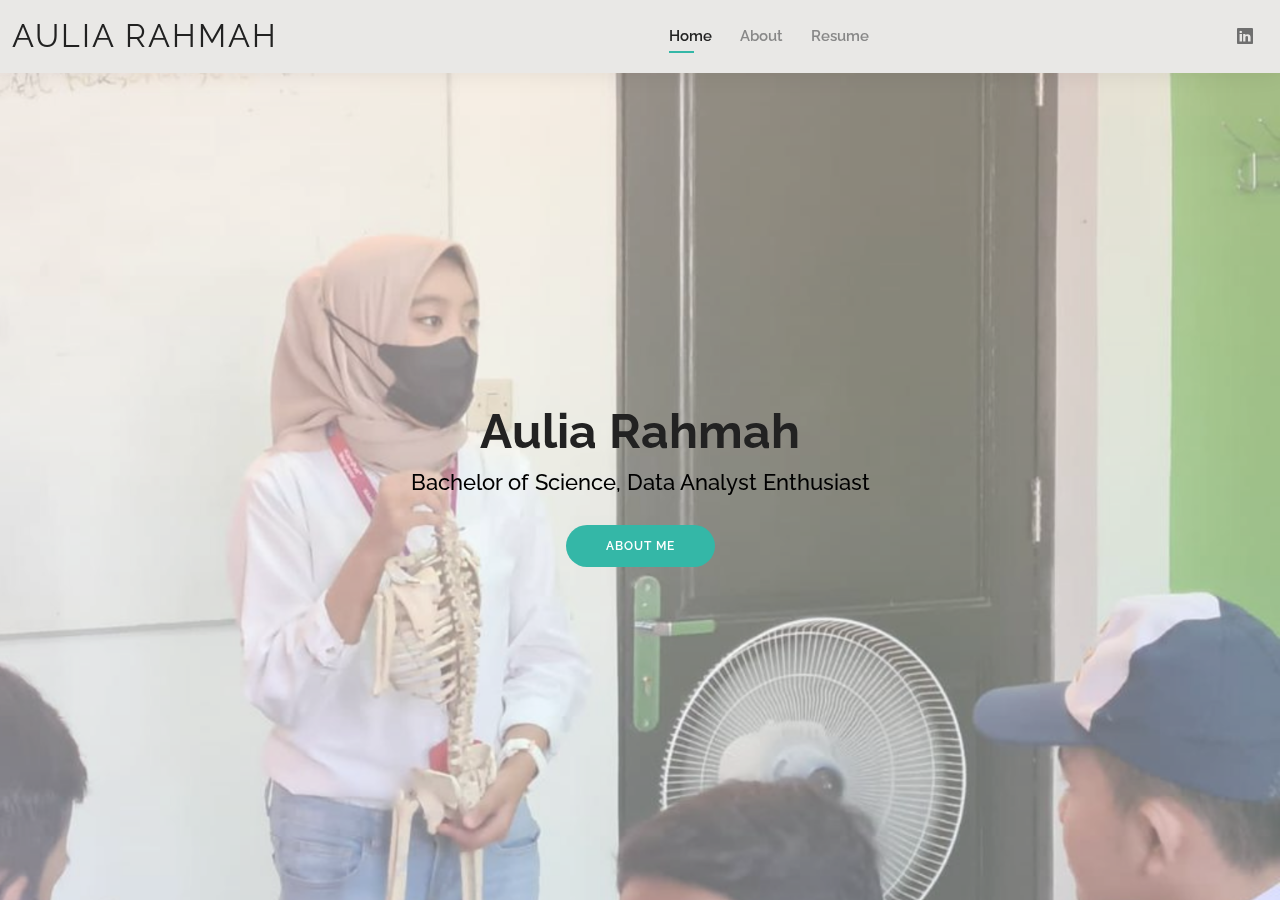
<file: index.html>
<!DOCTYPE html>
<html lang="en">

<head>
  <meta charset="utf-8">
  <meta content="width=device-width, initial-scale=1.0" name="viewport">

  <title>Aulia Rahmah's Portfolio</title>
  <meta content="Portofolio Aulia" name="description">
  <meta content="Portofolio" name="keywords">

  <!-- Favicons -->
  <link href="assets/img/icon.png" rel="icon">
  <link href="assets/img/icon.png" rel="apple-touch-icon">

  <!-- Google Fonts -->
  <link href="https://fonts.googleapis.com/css?family=Open+Sans:300,300i,400,400i,600,600i,700,700i|Raleway:300,300i,400,400i,500,500i,600,600i,700,700i|Poppins:300,300i,400,400i,500,500i,600,600i,700,700i" rel="stylesheet">

  <!-- Vendor CSS Files -->
  <link href="assets/vendor/aos/aos.css" rel="stylesheet">
  <link href="assets/vendor/bootstrap/css/bootstrap.min.css" rel="stylesheet">
  <link href="assets/vendor/bootstrap-icons/bootstrap-icons.css" rel="stylesheet">
  <link href="assets/vendor/boxicons/css/boxicons.min.css" rel="stylesheet">
  <link href="assets/vendor/glightbox/css/glightbox.min.css" rel="stylesheet">
  <link href="assets/vendor/swiper/swiper-bundle.min.css" rel="stylesheet">

  <!-- Template Main CSS File -->
  <link href="assets/css/style.css" rel="stylesheet">

  <!-- =======================================================
  * Template Name: Kelly
  * Updated: Jan 29 2024 with Bootstrap v5.3.2
  * Template URL: https://bootstrapmade.com/kelly-free-bootstrap-cv-resume-html-template/
  * Author: BootstrapMade.com
  * License: https://bootstrapmade.com/license/
  ======================================================== -->
</head>

<body>

  <!-- ======= Header ======= -->
  <header id="header" class="fixed-top">
    <div class="container-fluid d-flex justify-content-between align-items-center">

      <h1 class="logo me-auto me-lg-0"><a href="index.html">Aulia Rahmah</a></h1>
      <!-- Uncomment below if you prefer to use an image logo -->
      <!-- <a href="index.html" class="logo"><img src="assets/img/logo.png" alt="" class="img-fluid"></a>-->

      <nav id="navbar" class="navbar order-last order-lg-0">
        <ul>
          <li><a class="active" href="index.html">Home</a></li>
          <li><a href="about.html">About</a></li>
          <li><a href="resume.html">Resume</a></li>
        </ul>
        <i class="bi bi-list mobile-nav-toggle"></i>
      </nav><!-- .navbar -->

      <div class="header-social-links">
        <a href="https://www.linkedin.com/in/aulia-rahmah-15b08017a/" class="linkedin"><i class="bi bi-linkedin"></i></i></a>
      </div>

    </div>

  </header><!-- End Header -->

  <!-- ======= Hero Section ======= -->
  <section id="hero" class="d-flex align-items-center">
    <div class="container d-flex flex-column align-items-center" data-aos="zoom-in" data-aos-delay="100">
      <h1>Aulia Rahmah</h1>
      <h2>Bachelor of Science, Data Analyst Enthusiast</h2>
      <a href="about.html" class="btn-about">About Me</a>
    </div>
  </section><!-- End Hero -->

  <div id="preloader"></div>
  <a href="#" class="back-to-top d-flex align-items-center justify-content-center"><i class="bi bi-arrow-up-short"></i></a>

  <!-- Vendor JS Files -->
  <script src="assets/vendor/purecounter/purecounter_vanilla.js"></script>
  <script src="assets/vendor/aos/aos.js"></script>
  <script src="assets/vendor/bootstrap/js/bootstrap.bundle.min.js"></script>
  <script src="assets/vendor/glightbox/js/glightbox.min.js"></script>
  <script src="assets/vendor/isotope-layout/isotope.pkgd.min.js"></script>
  <script src="assets/vendor/swiper/swiper-bundle.min.js"></script>
  <script src="assets/vendor/waypoints/noframework.waypoints.js"></script>
  <script src="assets/vendor/php-email-form/validate.js"></script>

  <!-- Template Main JS File -->
  <script src="assets/js/main.js"></script>

</body>

</html>
</file>
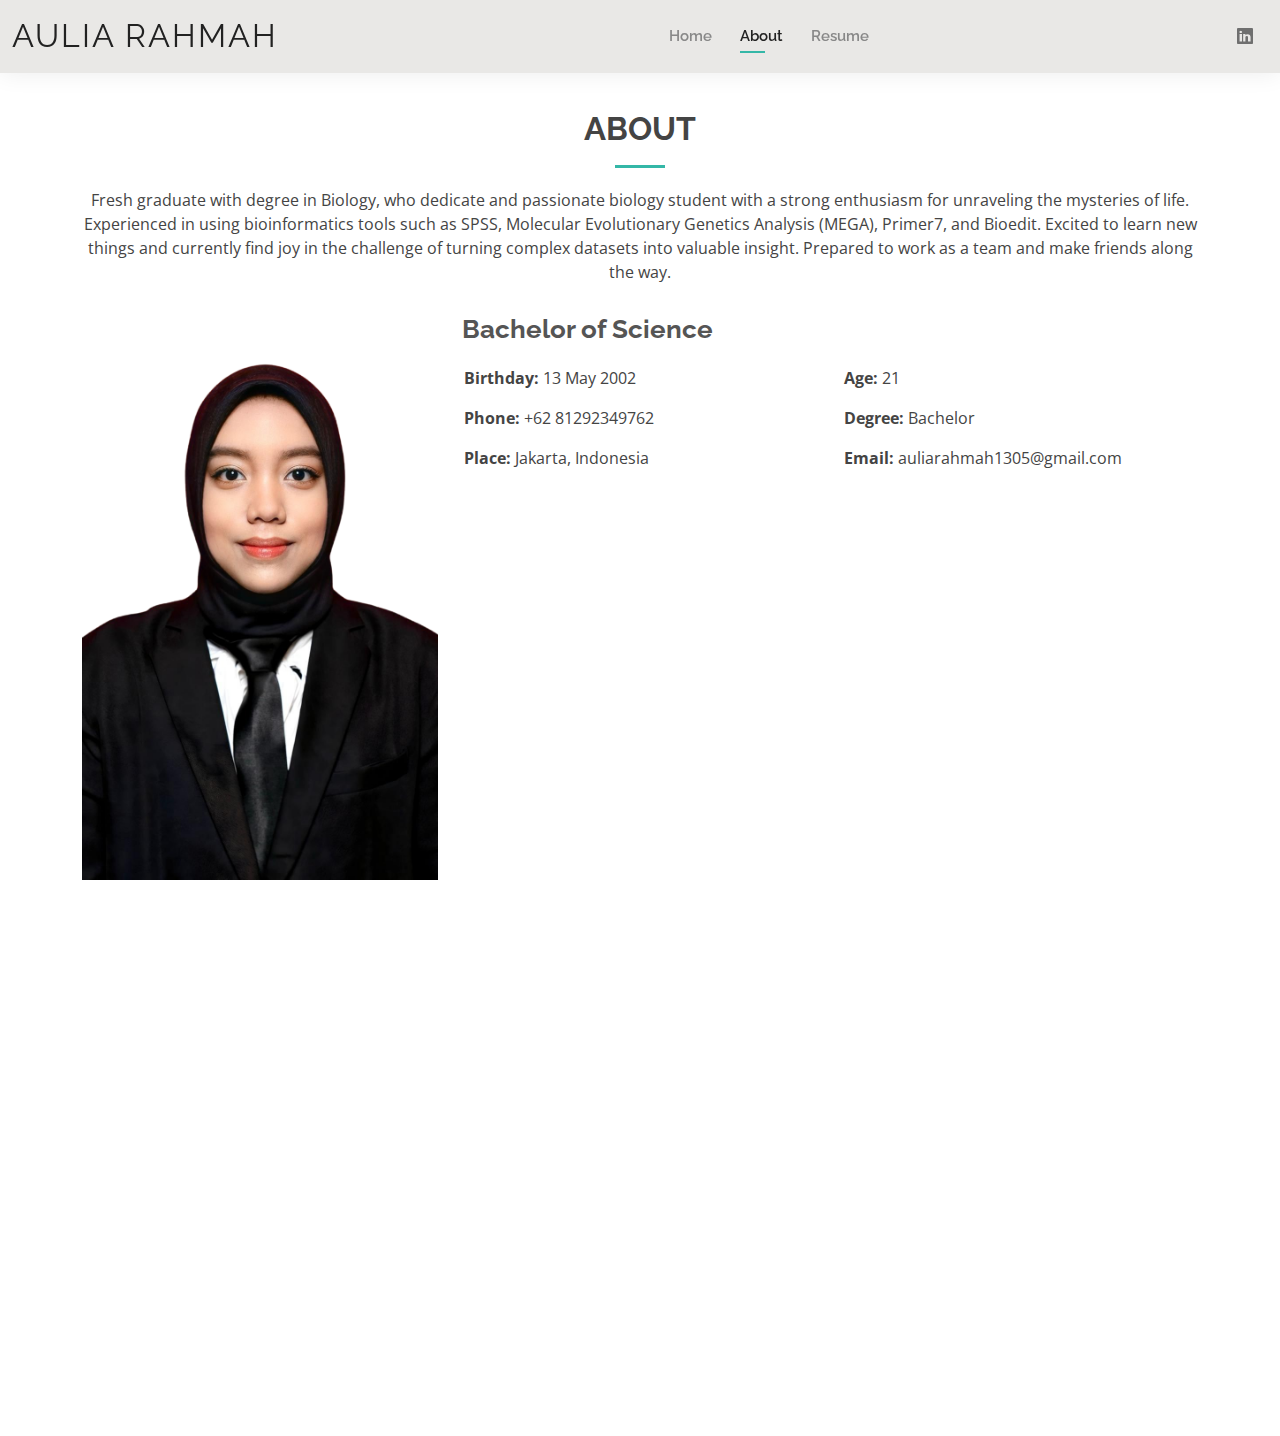
<file: about.html>
<!DOCTYPE html>
<html lang="en">

<head>
  <meta charset="utf-8">
  <meta content="width=device-width, initial-scale=1.0" name="viewport">

  <title>Aulia Rahmah's Portfolio</title>
  <meta content="Aulia Rahmah" name="description">
  <meta content="Portofolio" name="keywords">

  <!-- Favicons -->
  <link href="assets/img/icon.png" rel="icon">
  <link href="assets/img/icon.png" rel="apple-touch-icon">

  <!-- Google Fonts -->
  <link href="https://fonts.googleapis.com/css?family=Open+Sans:300,300i,400,400i,600,600i,700,700i|Raleway:300,300i,400,400i,500,500i,600,600i,700,700i|Poppins:300,300i,400,400i,500,500i,600,600i,700,700i" rel="stylesheet">

  <!-- Vendor CSS Files -->
  <link href="assets/vendor/aos/aos.css" rel="stylesheet">
  <link href="assets/vendor/bootstrap/css/bootstrap.min.css" rel="stylesheet">
  <link href="assets/vendor/bootstrap-icons/bootstrap-icons.css" rel="stylesheet">
  <link href="assets/vendor/boxicons/css/boxicons.min.css" rel="stylesheet">
  <link href="assets/vendor/glightbox/css/glightbox.min.css" rel="stylesheet">
  <link href="assets/vendor/swiper/swiper-bundle.min.css" rel="stylesheet">

  <!-- Template Main CSS File -->
  <link href="assets/css/style.css" rel="stylesheet">

</head>

<body>

  <!-- ======= Header ======= -->
  <header id="header" class="fixed-top">
    <div class="container-fluid d-flex justify-content-between align-items-center">

      <h1 class="logo me-auto me-lg-0"><a href="index.html">Aulia Rahmah</a></h1>
      <!-- Uncomment below if you prefer to use an image logo -->
      <!-- <a href="index.html" class="logo"><img src="assets/img/logo.png" alt="" class="img-fluid"></a>-->

      <nav id="navbar" class="navbar order-last order-lg-0">
        <ul>
          <li><a href="index.html">Home</a></li>
          <li><a class="active" href="about.html">About</a></li>
          <li><a href="resume.html">Resume</a></li>
        </ul>
        <i class="bi bi-list mobile-nav-toggle"></i>
      </nav><!-- .navbar -->

      <div class="header-social-links">
        <a href="#" class="linkedin"><i class="bi bi-linkedin"></i></i></a>
      </div>

    </div>

  </header><!-- End Header -->

  <main id="main">

    <!-- ======= About Section ======= -->
    <section id="about" class="about">
      <div class="container" data-aos="fade-up">

        <div class="section-title">
          <h2>About</h2>
          <p>Fresh graduate with degree in Biology, who dedicate and passionate biology student with a strong enthusiasm for unraveling the mysteries of life. Experienced in using bioinformatics tools such as SPSS, Molecular Evolutionary Genetics Analysis (MEGA), Primer7, and Bioedit. Excited to learn new things and currently find joy in the challenge of turning complex datasets into valuable insight. Prepared to work as a team and make friends along the way.</p>
        </div>

        <div class="row">
          <div class="col-lg-4">
            <img src="assets/img/Profic.png" class="img-fluid" alt="">
          </div>
          <div class="col-lg-8 pt-4 pt-lg-0 content">
            <h3>Bachelor of Science</h3>
            <p class="fst-italic">
            </p>
            <div class="row">
              <div class="col-lg-6">
                <ul>
                  <li><i class="bi bi-rounded-right"></i> <strong>Birthday:</strong> 13 May 2002</li>
                  <li><i class="bi bi-rounded-right"></i> <strong>Phone:</strong> +62 81292349762</li>
                  <li><i class="bi bi-rounded-right"></i> <strong>Place:</strong> Jakarta, Indonesia</li>
                </ul>
              </div>
              <div class="col-lg-6">
                <ul>
                  <li><i class="bi bi-rounded-right"></i> <strong>Age:</strong> 21</li>
                  <li><i class="bi bi-rounded-right"></i> <strong>Degree:</strong> Bachelor</li>
                  <li><i class="bi bi-rounded-right"></i> <strong>Email:</strong> auliarahmah1305@gmail.com</li>
                </ul>
              </div>

      </div>
    </section><!-- End About Section -->

    <!-- ======= Skills Section ======= -->
    <section id="skills" class="skills">
      <div class="container" data-aos="fade-up">

        <div class="section-title">
          <h2>Skills</h2>
          <p>As a dynamic professional with a passion for Research & Development also Data Analysis, I bring a diverse set of skills to the table that have been honed through both academic and practical experiences. Here's a snapshot of my key competencies.</p>
        </div>

        <div class="row skills-content">

          <div class="col-lg-6">

            <div class="progress">
              <span class="skill">Bioinformatic tools (MEGA, Primer7, DNAsp, Bioedit) <i class="val">100%</i></span>
              <div class="progress-bar-wrap">
                <div class="progress-bar" role="progressbar" aria-valuenow="100" aria-valuemin="0" aria-valuemax="100"></div>
              </div>
            </div>

            <div class="progress">
              <span class="skill">Molecular Biology Techniques (DNA Extraction, PCR & Gel Electrophoresis) <i class="val">90%</i></span>
              <div class="progress-bar-wrap">
                <div class="progress-bar" role="progressbar" aria-valuenow="90" aria-valuemin="0" aria-valuemax="100"></div>
              </div>
            </div>

            <div class="progress">
              <span class="skill">SQL <i class="val">75%</i></span>
              <div class="progress-bar-wrap">
                <div class="progress-bar" role="progressbar" aria-valuenow="75" aria-valuemin="0" aria-valuemax="100"></div>
              </div>
            </div>

          </div>

          <div class="col-lg-6">

            <div class="progress">
              <span class="skill">Python <i class="val">70%</i></span>
              <div class="progress-bar-wrap">
                <div class="progress-bar" role="progressbar" aria-valuenow="70" aria-valuemin="0" aria-valuemax="100"></div>
              </div>
            </div>

            <div class="progress">
              <span class="skill">Ms Office <i class="val">90%</i></span>
              <div class="progress-bar-wrap">
                <div class="progress-bar" role="progressbar" aria-valuenow="90" aria-valuemin="90" aria-valuemax="100"></div>
              </div>
            </div>

            <div class="progress">
              <span class="skill">Statistical Tool (SPSS) <i class="val">70%</i></span>
              <div class="progress-bar-wrap">
                <div class="progress-bar" role="progressbar" aria-valuenow="70" aria-valuemin="0" aria-valuemax="100"></div>
              </div>
            </div>

          </div>

        </div>

      </div>
    </section><!-- End Skills Section -->

  <div id="preloader"></div>
  <a href="#" class="back-to-top d-flex align-items-center justify-content-center"><i class="bi bi-arrow-up-short"></i></a>

  <!-- Vendor JS Files -->
  <script src="assets/vendor/purecounter/purecounter_vanilla.js"></script>
  <script src="assets/vendor/aos/aos.js"></script>
  <script src="assets/vendor/bootstrap/js/bootstrap.bundle.min.js"></script>
  <script src="assets/vendor/glightbox/js/glightbox.min.js"></script>
  <script src="assets/vendor/isotope-layout/isotope.pkgd.min.js"></script>
  <script src="assets/vendor/swiper/swiper-bundle.min.js"></script>
  <script src="assets/vendor/waypoints/noframework.waypoints.js"></script>
  <script src="assets/vendor/php-email-form/validate.js"></script>

  <!-- Template Main JS File -->
  <script src="assets/js/main.js"></script>

</body>

</html>
</file>
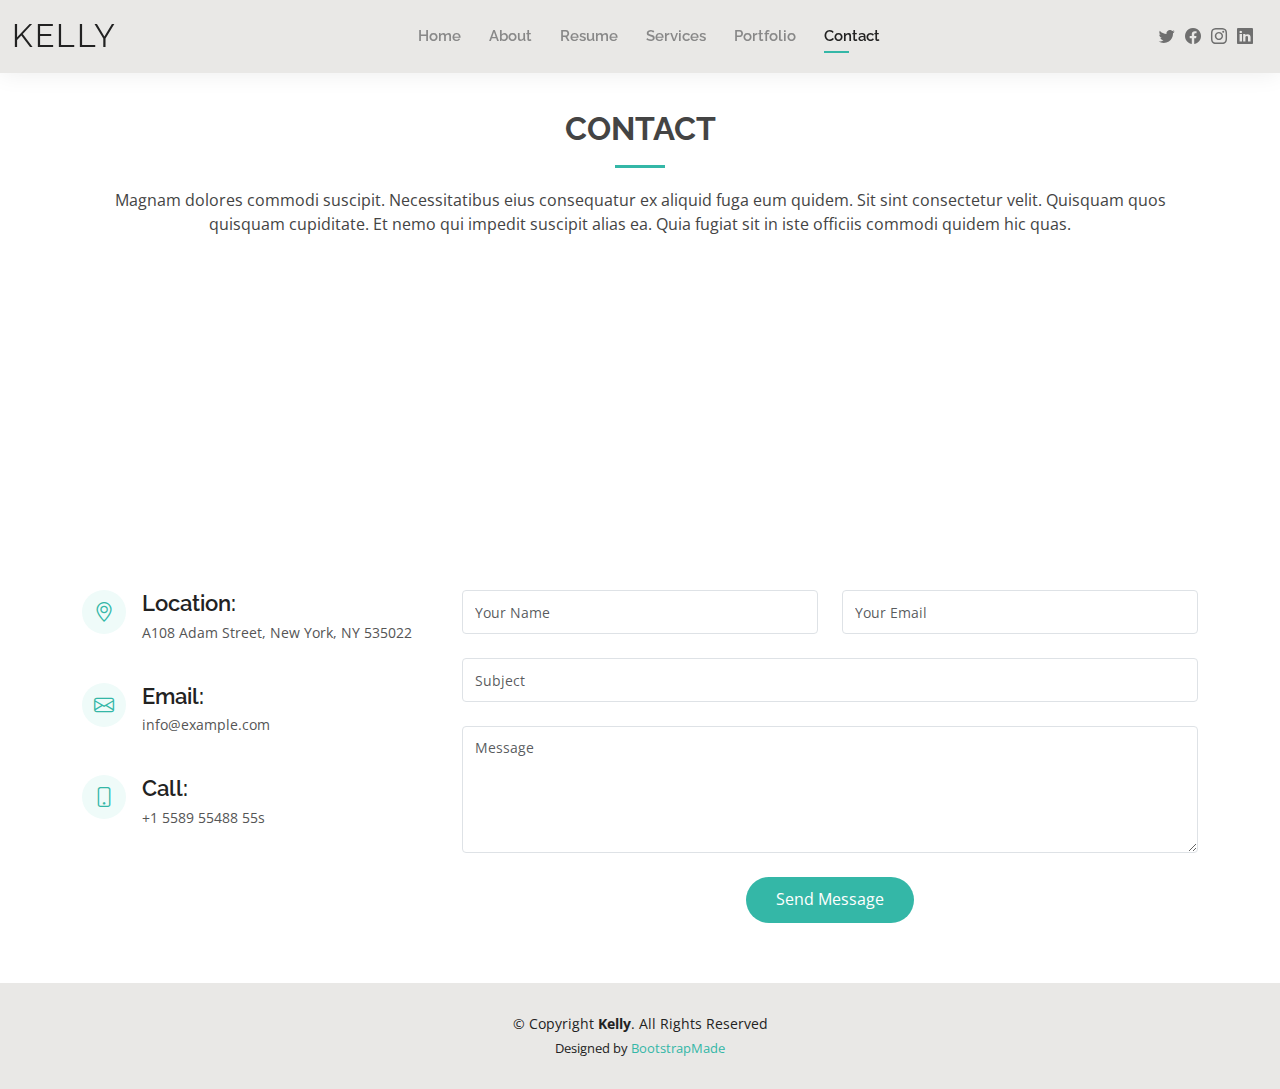
<file: contact.html>
<!DOCTYPE html>
<html lang="en">

<head>
  <meta charset="utf-8">
  <meta content="width=device-width, initial-scale=1.0" name="viewport">

  <title>Contact - Kelly Bootstrap Template</title>
  <meta content="" name="description">
  <meta content="" name="keywords">

  <!-- Favicons -->
  <link href="assets/img/favicon.png" rel="icon">
  <link href="assets/img/apple-touch-icon.png" rel="apple-touch-icon">

  <!-- Google Fonts -->
  <link href="https://fonts.googleapis.com/css?family=Open+Sans:300,300i,400,400i,600,600i,700,700i|Raleway:300,300i,400,400i,500,500i,600,600i,700,700i|Poppins:300,300i,400,400i,500,500i,600,600i,700,700i" rel="stylesheet">

  <!-- Vendor CSS Files -->
  <link href="assets/vendor/aos/aos.css" rel="stylesheet">
  <link href="assets/vendor/bootstrap/css/bootstrap.min.css" rel="stylesheet">
  <link href="assets/vendor/bootstrap-icons/bootstrap-icons.css" rel="stylesheet">
  <link href="assets/vendor/boxicons/css/boxicons.min.css" rel="stylesheet">
  <link href="assets/vendor/glightbox/css/glightbox.min.css" rel="stylesheet">
  <link href="assets/vendor/swiper/swiper-bundle.min.css" rel="stylesheet">

  <!-- Template Main CSS File -->
  <link href="assets/css/style.css" rel="stylesheet">

  <!-- =======================================================
  * Template Name: Kelly
  * Updated: Jan 29 2024 with Bootstrap v5.3.2
  * Template URL: https://bootstrapmade.com/kelly-free-bootstrap-cv-resume-html-template/
  * Author: BootstrapMade.com
  * License: https://bootstrapmade.com/license/
  ======================================================== -->
</head>

<body>

  <!-- ======= Header ======= -->
  <header id="header" class="fixed-top">
    <div class="container-fluid d-flex justify-content-between align-items-center">

      <h1 class="logo me-auto me-lg-0"><a href="index.html">Kelly</a></h1>
      <!-- Uncomment below if you prefer to use an image logo -->
      <!-- <a href="index.html" class="logo"><img src="assets/img/logo.png" alt="" class="img-fluid"></a>-->

      <nav id="navbar" class="navbar order-last order-lg-0">
        <ul>
          <li><a href="index.html">Home</a></li>
          <li><a href="about.html">About</a></li>
          <li><a href="resume.html">Resume</a></li>
          <li><a href="services.html">Services</a></li>
          <li><a href="portfolio.html">Portfolio</a></li>
          <li><a class="active" href="contact.html">Contact</a></li>
        </ul>
        <i class="bi bi-list mobile-nav-toggle"></i>
      </nav><!-- .navbar -->

      <div class="header-social-links">
        <a href="#" class="twitter"><i class="bi bi-twitter"></i></a>
        <a href="#" class="facebook"><i class="bi bi-facebook"></i></a>
        <a href="#" class="instagram"><i class="bi bi-instagram"></i></a>
        <a href="#" class="linkedin"><i class="bi bi-linkedin"></i></i></a>
      </div>

    </div>

  </header><!-- End Header -->

  <main id="main">

    <!-- ======= Contact Section ======= -->
    <section id="contact" class="contact">
      <div class="container" data-aos="fade-up">

        <div class="section-title">
          <h2>Contact</h2>
          <p>Magnam dolores commodi suscipit. Necessitatibus eius consequatur ex aliquid fuga eum quidem. Sit sint consectetur velit. Quisquam quos quisquam cupiditate. Et nemo qui impedit suscipit alias ea. Quia fugiat sit in iste officiis commodi quidem hic quas.</p>
        </div>

        <div>
          <iframe style="border:0; width: 100%; height: 270px;" src="https://www.google.com/maps/embed?pb=!1m14!1m8!1m3!1d12097.433213460943!2d-74.0062269!3d40.7101282!3m2!1i1024!2i768!4f13.1!3m3!1m2!1s0x0%3A0xb89d1fe6bc499443!2sDowntown+Conference+Center!5e0!3m2!1smk!2sbg!4v1539943755621" frameborder="0" allowfullscreen></iframe>
        </div>

        <div class="row mt-5">

          <div class="col-lg-4">
            <div class="info">
              <div class="address">
                <i class="bi bi-geo-alt"></i>
                <h4>Location:</h4>
                <p>A108 Adam Street, New York, NY 535022</p>
              </div>

              <div class="email">
                <i class="bi bi-envelope"></i>
                <h4>Email:</h4>
                <p>info@example.com</p>
              </div>

              <div class="phone">
                <i class="bi bi-phone"></i>
                <h4>Call:</h4>
                <p>+1 5589 55488 55s</p>
              </div>

            </div>

          </div>

          <div class="col-lg-8 mt-5 mt-lg-0">

            <form action="forms/contact.php" method="post" role="form" class="php-email-form">
              <div class="row">
                <div class="col-md-6 form-group">
                  <input type="text" name="name" class="form-control" id="name" placeholder="Your Name" required>
                </div>
                <div class="col-md-6 form-group mt-3 mt-md-0">
                  <input type="email" class="form-control" name="email" id="email" placeholder="Your Email" required>
                </div>
              </div>
              <div class="form-group mt-3">
                <input type="text" class="form-control" name="subject" id="subject" placeholder="Subject" required>
              </div>
              <div class="form-group mt-3">
                <textarea class="form-control" name="message" rows="5" placeholder="Message" required></textarea>
              </div>
              <div class="my-3">
                <div class="loading">Loading</div>
                <div class="error-message"></div>
                <div class="sent-message">Your message has been sent. Thank you!</div>
              </div>
              <div class="text-center"><button type="submit">Send Message</button></div>
            </form>

          </div>

        </div>

      </div>
    </section><!-- End Contact Section -->

  </main><!-- End #main -->

  <!-- ======= Footer ======= -->
  <footer id="footer">
    <div class="container">
      <div class="copyright">
        &copy; Copyright <strong><span>Kelly</span></strong>. All Rights Reserved
      </div>
      <div class="credits">
        <!-- All the links in the footer should remain intact. -->
        <!-- You can delete the links only if you purchased the pro version. -->
        <!-- Licensing information: https://bootstrapmade.com/license/ -->
        <!-- Purchase the pro version with working PHP/AJAX contact form: https://bootstrapmade.com/kelly-free-bootstrap-cv-resume-html-template/ -->
        Designed by <a href="https://bootstrapmade.com/">BootstrapMade</a>
      </div>
    </div>
  </footer><!-- End  Footer -->

  <div id="preloader"></div>
  <a href="#" class="back-to-top d-flex align-items-center justify-content-center"><i class="bi bi-arrow-up-short"></i></a>

  <!-- Vendor JS Files -->
  <script src="assets/vendor/purecounter/purecounter_vanilla.js"></script>
  <script src="assets/vendor/aos/aos.js"></script>
  <script src="assets/vendor/bootstrap/js/bootstrap.bundle.min.js"></script>
  <script src="assets/vendor/glightbox/js/glightbox.min.js"></script>
  <script src="assets/vendor/isotope-layout/isotope.pkgd.min.js"></script>
  <script src="assets/vendor/swiper/swiper-bundle.min.js"></script>
  <script src="assets/vendor/waypoints/noframework.waypoints.js"></script>
  <script src="assets/vendor/php-email-form/validate.js"></script>

  <!-- Template Main JS File -->
  <script src="assets/js/main.js"></script>

</body>

</html>
</file>
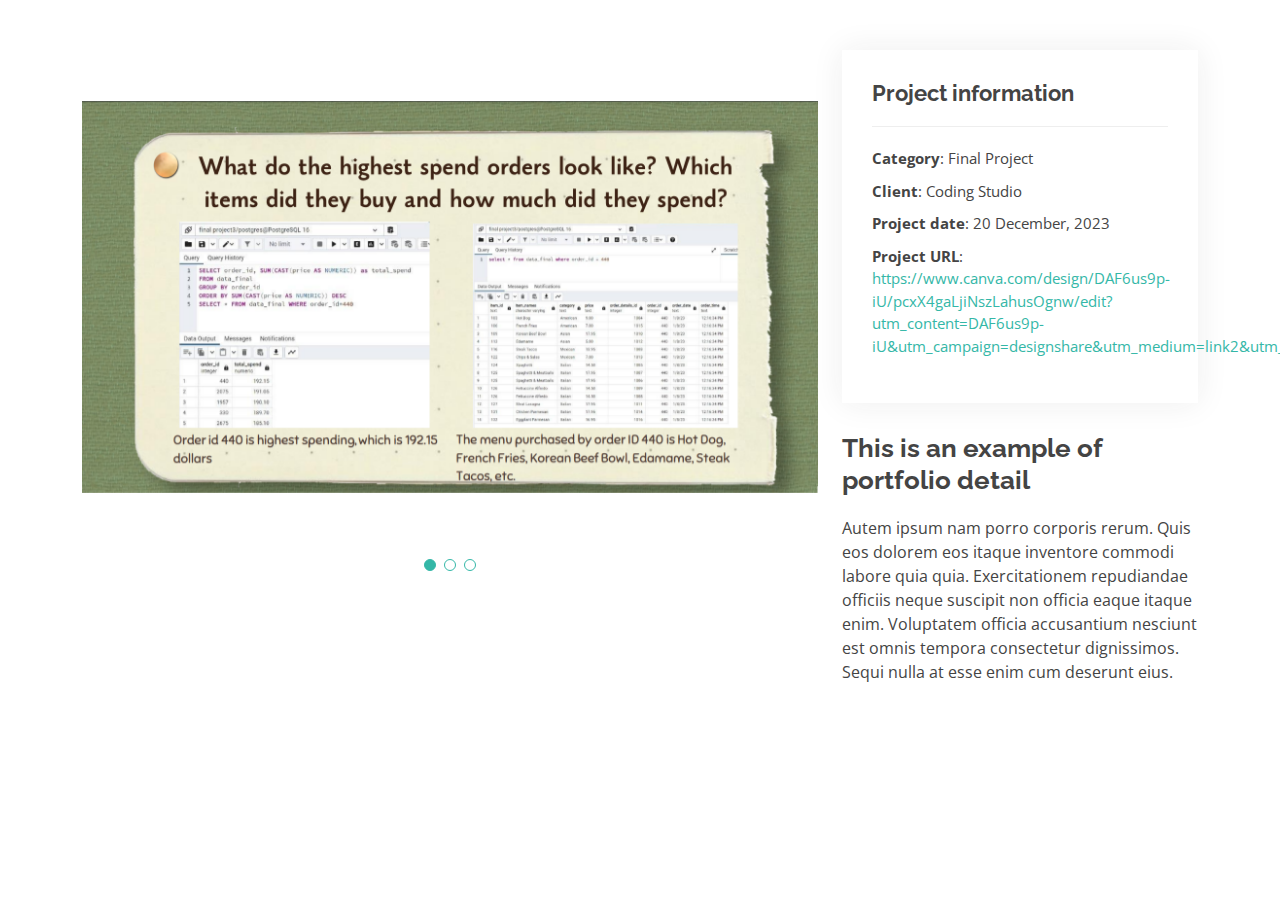
<file: portfolio-details.html>
<!DOCTYPE html>
<html lang="en">

<head>
  <meta charset="utf-8">
  <meta content="width=device-width, initial-scale=1.0" name="viewport">

  <title>Portfolio Details - Kelly Bootstrap Template</title>
  <meta content="" name="description">
  <meta content="" name="keywords">

  <!-- Favicons -->
  <link href="assets/img/favicon.png" rel="icon">
  <link href="assets/img/apple-touch-icon.png" rel="apple-touch-icon">

  <!-- Google Fonts -->
  <link href="https://fonts.googleapis.com/css?family=Open+Sans:300,300i,400,400i,600,600i,700,700i|Raleway:300,300i,400,400i,500,500i,600,600i,700,700i|Poppins:300,300i,400,400i,500,500i,600,600i,700,700i" rel="stylesheet">

  <!-- Vendor CSS Files -->
  <link href="assets/vendor/aos/aos.css" rel="stylesheet">
  <link href="assets/vendor/bootstrap/css/bootstrap.min.css" rel="stylesheet">
  <link href="assets/vendor/bootstrap-icons/bootstrap-icons.css" rel="stylesheet">
  <link href="assets/vendor/boxicons/css/boxicons.min.css" rel="stylesheet">
  <link href="assets/vendor/glightbox/css/glightbox.min.css" rel="stylesheet">
  <link href="assets/vendor/swiper/swiper-bundle.min.css" rel="stylesheet">

  <!-- Template Main CSS File -->
  <link href="assets/css/style.css" rel="stylesheet">

  <!-- =======================================================
  * Template Name: Kelly
  * Updated: Jan 29 2024 with Bootstrap v5.3.2
  * Template URL: https://bootstrapmade.com/kelly-free-bootstrap-cv-resume-html-template/
  * Author: BootstrapMade.com
  * License: https://bootstrapmade.com/license/
  ======================================================== -->
</head>

<body>

  <main id="main">

    <!-- ======= Portfolio Details Section ======= -->
    <section id="portfolio-details" class="portfolio-details">
      <div class="container">

        <div class="row gy-4">

          <div class="col-lg-8">
            <div class="portfolio-details-slider swiper">
              <div class="swiper-wrapper align-items-center">

                <div class="swiper-slide">
                  <img src="assets/img/portfolio/port1.PNG" alt="">
                </div>

                <div class="swiper-slide">
                  <img src="assets/img/portfolio/portfolio-2.jpg" alt="">
                </div>

                <div class="swiper-slide">
                  <img src="assets/img/portfolio/portfolio-3.jpg" alt="">
                </div>

              </div>
              <div class="swiper-pagination"></div>
            </div>
          </div>

          <div class="col-lg-4">
            <div class="portfolio-info">
              <h3>Project information</h3>
              <ul>
                <li><strong>Category</strong>: Final Project</li>
                <li><strong>Client</strong>: Coding Studio</li>
                <li><strong>Project date</strong>: 20 December, 2023</li>
                <li><strong>Project URL</strong>: <a href="#">https://www.canva.com/design/DAF6us9p-iU/pcxX4gaLjiNszLahusOgnw/edit?utm_content=DAF6us9p-iU&utm_campaign=designshare&utm_medium=link2&utm_source=sharebutton</a></li>
              </ul>
            </div>
            <div class="portfolio-description">
              <h2>This is an example of portfolio detail</h2>
              <p>
                Autem ipsum nam porro corporis rerum. Quis eos dolorem eos itaque inventore commodi labore quia quia. Exercitationem repudiandae officiis neque suscipit non officia eaque itaque enim. Voluptatem officia accusantium nesciunt est omnis tempora consectetur dignissimos. Sequi nulla at esse enim cum deserunt eius.
              </p>
            </div>
          </div>

        </div>

      </div>
    </section><!-- End Portfolio Details Section -->

  </main><!-- End #main -->

  <div id="preloader"></div>
  <a href="#" class="back-to-top d-flex align-items-center justify-content-center"><i class="bi bi-arrow-up-short"></i></a>

  <!-- Vendor JS Files -->
  <script src="assets/vendor/purecounter/purecounter_vanilla.js"></script>
  <script src="assets/vendor/aos/aos.js"></script>
  <script src="assets/vendor/bootstrap/js/bootstrap.bundle.min.js"></script>
  <script src="assets/vendor/glightbox/js/glightbox.min.js"></script>
  <script src="assets/vendor/isotope-layout/isotope.pkgd.min.js"></script>
  <script src="assets/vendor/swiper/swiper-bundle.min.js"></script>
  <script src="assets/vendor/waypoints/noframework.waypoints.js"></script>
  <script src="assets/vendor/php-email-form/validate.js"></script>

  <!-- Template Main JS File -->
  <script src="assets/js/main.js"></script>

</body>

</html>
</file>
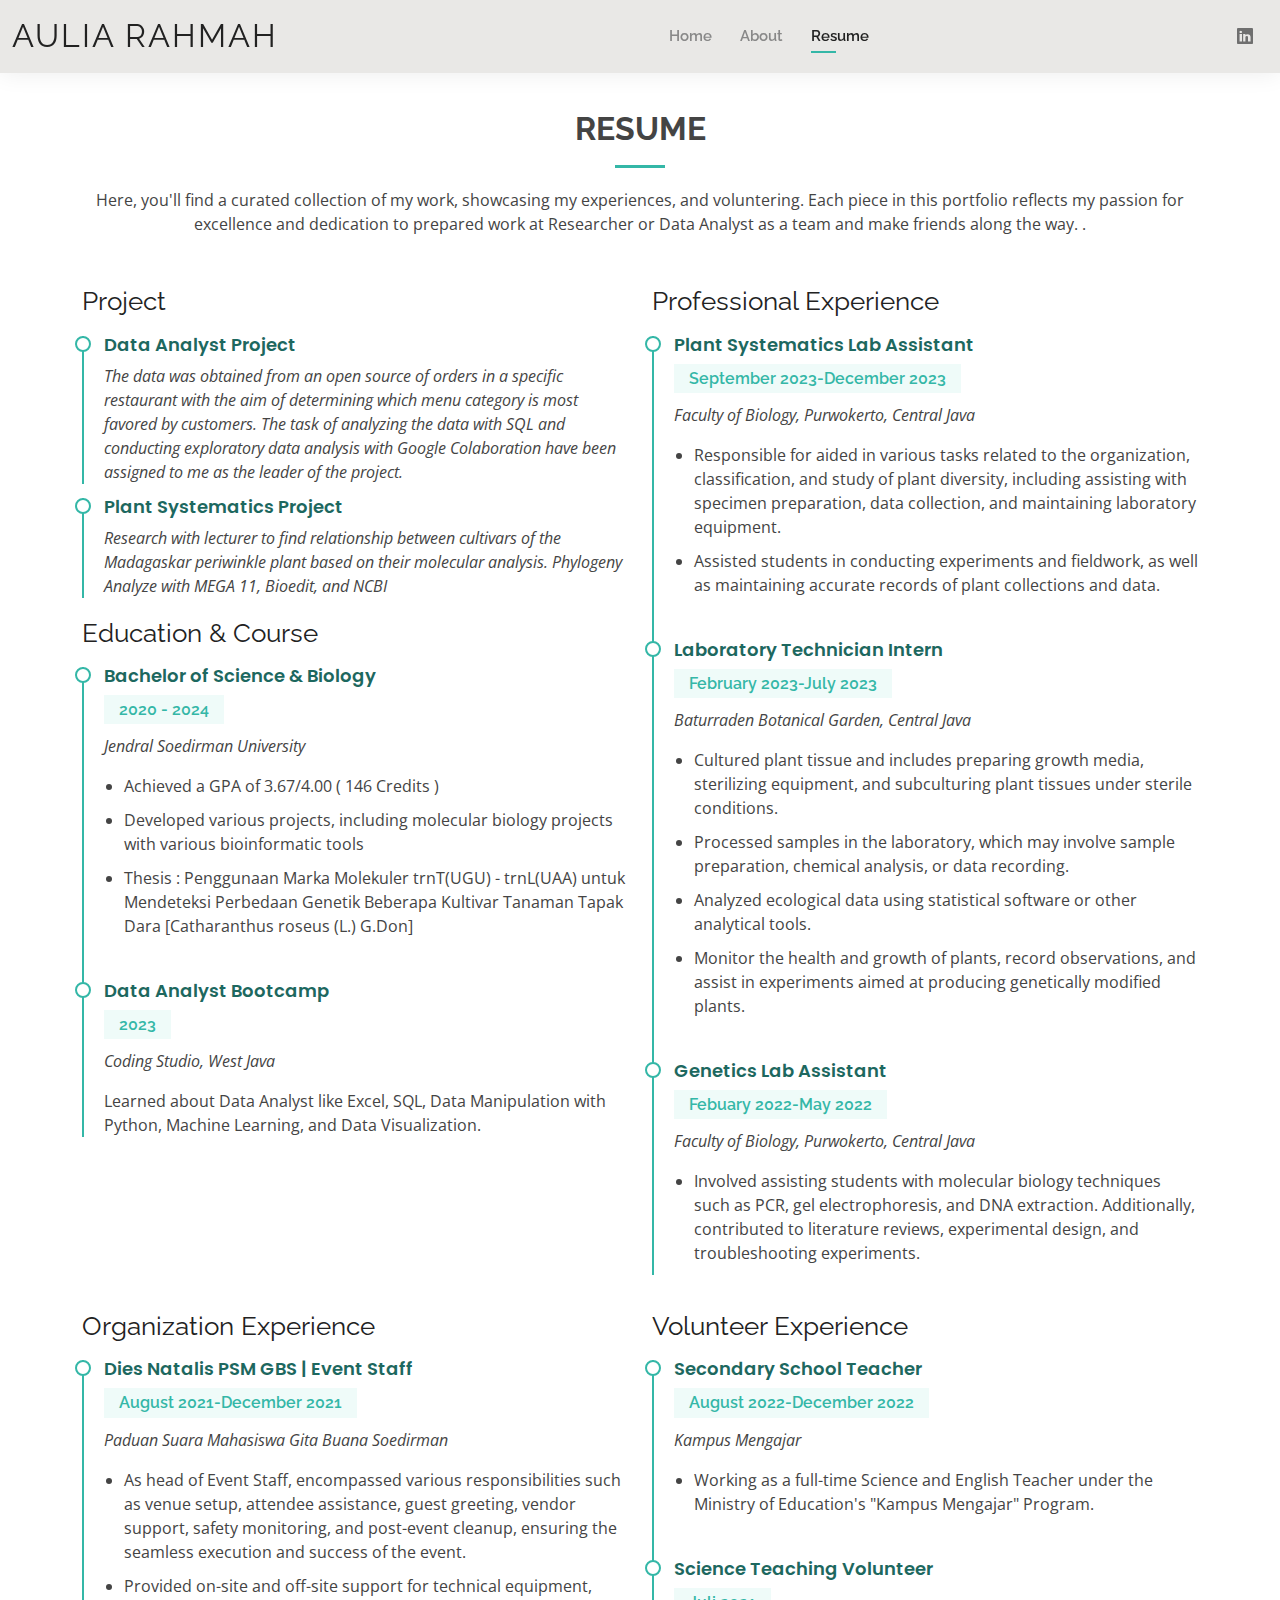
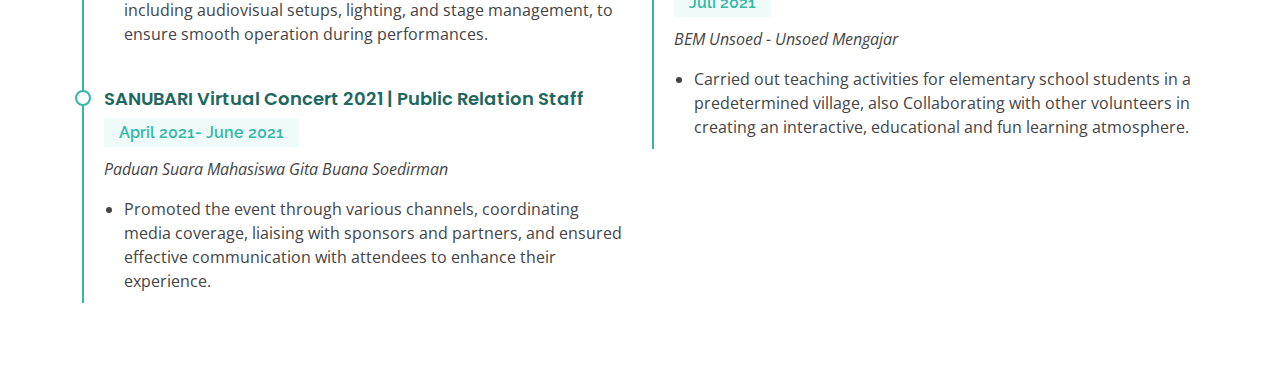
<file: resume.html>
<!DOCTYPE html>
<html lang="en">

<head>
  <meta charset="utf-8">
  <meta content="width=device-width, initial-scale=1.0" name="viewport">

  <title>Aulia Rahmah's Portfolio</title>
  <meta content="Aulia Rahmah" name="description">
  <meta content="Portofolio" name="keywords">

  <!-- Favicons -->
  <link href="icon.png" rel="icon">
  <link href="icon.png" rel="apple-touch-icon">

  <!-- Google Fonts -->
  <link href="https://fonts.googleapis.com/css?family=Open+Sans:300,300i,400,400i,600,600i,700,700i|Raleway:300,300i,400,400i,500,500i,600,600i,700,700i|Poppins:300,300i,400,400i,500,500i,600,600i,700,700i" rel="stylesheet">

  <!-- Vendor CSS Files -->
  <link href="assets/vendor/aos/aos.css" rel="stylesheet">
  <link href="assets/vendor/bootstrap/css/bootstrap.min.css" rel="stylesheet">
  <link href="assets/vendor/bootstrap-icons/bootstrap-icons.css" rel="stylesheet">
  <link href="assets/vendor/boxicons/css/boxicons.min.css" rel="stylesheet">
  <link href="assets/vendor/glightbox/css/glightbox.min.css" rel="stylesheet">
  <link href="assets/vendor/swiper/swiper-bundle.min.css" rel="stylesheet">

  <!-- Template Main CSS File -->
  <link href="assets/css/style.css" rel="stylesheet">

  <!-- =======================================================
  * Template Name: Kelly
  * Updated: Jan 29 2024 with Bootstrap v5.3.2
  * Template URL: https://bootstrapmade.com/kelly-free-bootstrap-cv-resume-html-template/
  * Author: BootstrapMade.com
  * License: https://bootstrapmade.com/license/
  ======================================================== -->
</head>

<body>

  <!-- ======= Header ======= -->
  <header id="header" class="fixed-top">
    <div class="container-fluid d-flex justify-content-between align-items-center">

      <h1 class="logo me-auto me-lg-0"><a href="index.html">Aulia Rahmah</a></h1>
      <!-- Uncomment below if you prefer to use an image logo -->
      <!-- <a href="index.html" class="logo"><img src="assets/img/logo.png" alt="" class="img-fluid"></a>-->

      <nav id="navbar" class="navbar order-last order-lg-0">
        <ul>
          <li><a href="index.html">Home</a></li>
          <li><a href="about.html">About</a></li>
          <li><a class="active" href="resume.html">Resume</a></li>
        </ul>
        <i class="bi bi-list mobile-nav-toggle"></i>
      </nav><!-- .navbar -->

      <div class="header-social-links">
        <a href="https://www.linkedin.com/in/aulia-rahmah-15b08017a/" class="linkedin"><i class="bi bi-linkedin"></i></i></a>
      </div>

    </div>

  </header><!-- End Header -->

  <main id="main">

    <!-- ======= Resume Section ======= -->
    <section id="resume" class="resume">
      <div class="container" data-aos="fade-up">

        <div class="section-title">
          <h2>Resume</h2>
          <p>Here, you'll find a curated collection of my work, showcasing my experiences, and voluntering. Each piece in this portfolio reflects my passion for excellence and dedication to prepared work at Researcher or Data Analyst as a team and make friends along the way. .</p>
        </div>

        <div class="row">
          <div class="col-lg-6">
            <h3 class="resume-title">Project</h3>
            <div class="resume-item pb-0">
              <h4>Data Analyst Project</h4>
              <p><em>The data was obtained from an open source of orders in a specific restaurant with the aim of determining which menu category is most favored by customers. The task of analyzing the data with SQL and conducting exploratory data analysis with Google Colaboration have been assigned to me as the leader of the project.</em></p>
            </div>
            <div class="resume-item pb-0">
              <h4>Plant Systematics Project </h4>
              <p><em>Research with lecturer to find relationship between cultivars of the Madagaskar periwinkle plant based on their molecular analysis. Phylogeny Analyze with MEGA 11, Bioedit, and NCBI</em></p>
            </div>

            <h3 class="resume-title">Education & Course</h3>
            <div class="resume-item">
              <h4>Bachelor of Science &amp; Biology</h4>
              <h5>2020 - 2024</h5>
              <p><em>Jendral Soedirman University</em></p>
              <p> 
                <ul>
                  <li>Achieved a GPA of 3.67/4.00 ( 146 Credits )</li>
                  <li>Developed various projects, including molecular biology projects with various bioinformatic tools</li>
                  <li>Thesis	:	Penggunaan Marka Molekuler trnT(UGU) - trnL(UAA) untuk Mendeteksi Perbedaan Genetik Beberapa Kultivar Tanaman Tapak Dara [Catharanthus roseus (L.) G.Don]</li>
                </p>
            </div>
            <div class="resume-item">
              <h4>Data Analyst Bootcamp</h4>
              <h5>2023</h5>
              <p><em>Coding Studio, West Java</em></p>
              <p>Learned about Data Analyst like  Excel, SQL, Data Manipulation with Python, Machine Learning, and Data Visualization.</p>
            </div>

          </div>
          <div class="col-lg-6">
            <h3 class="resume-title">Professional Experience</h3>
            <div class="resume-item">
              <h4>Plant Systematics Lab Assistant</h4>
              <h5>September 2023-December 2023</h5>
              <p><em>Faculty of Biology, Purwokerto, Central Java </em></p>
              <p>
              <ul>
                <li>Responsible for aided in various tasks related to the organization, classification, and study of plant diversity, including assisting with specimen preparation, data collection, and maintaining laboratory equipment.</li>
                <li>Assisted students in conducting experiments and fieldwork, as well as maintaining accurate records of plant collections and data. </li>
              </ul>
              </p>
            </div>
            <div class="resume-item">
              <h4>Laboratory Technician Intern</h4>
              <h5>February 2023-July 2023</h5>
              <p><em>Baturraden Botanical Garden, Central Java </em></p>
              <p>
              <ul>
                <li>Cultured plant tissue and includes preparing growth media, sterilizing equipment, and subculturing plant tissues under sterile conditions.</li>
                <li>Processed samples in the laboratory, which may involve sample preparation, chemical analysis, or data recording. </li>
                <li>Analyzed ecological data using statistical software or other analytical tools. </li>
                <li>Monitor the health and growth of plants, record observations, and assist in experiments aimed at producing genetically modified plants. </li>
              </ul>
              </p>   
            </div>
            <div class="resume-item">
              <h4>Genetics Lab Assistant</h4>
              <h5>Febuary 2022-May 2022</h5>
              <p><em>Faculty of Biology, Purwokerto, Central Java </em></p>
              <p>
              <ul>
                <li>Involved assisting students with molecular biology techniques such as PCR, gel electrophoresis, and DNA extraction. Additionally, contributed to literature reviews, experimental design, and troubleshooting experiments.</li>
              </ul>
              </p>
            </div>

          </div>
          <div class="col-lg-6">
            <h3 class="resume-title">Organization Experience</h3>
            <div class="resume-item">
              <h4>Dies Natalis PSM GBS | Event Staff </h4>
              <h5>August 2021-December 2021</h5>
              <p><em>Paduan Suara Mahasiswa Gita Buana Soedirman </em></p>
              <p>
              <ul>
                <li>As head of Event Staff, encompassed various responsibilities such as venue setup, attendee assistance, guest greeting, vendor support, safety monitoring, and post-event cleanup, ensuring the seamless execution and success of the event.</li>
                <li>Provided on-site and off-site support for technical equipment, including audiovisual setups, lighting, and stage management, to ensure smooth operation during performances. </li>
              </ul>
              </p>
            </div>
            <div class="resume-item">
              <h4>SANUBARI Virtual Concert 2021 | Public Relation Staff </h4>
              <h5>April 2021- June 2021</h5>
              <p><em>Paduan Suara Mahasiswa Gita Buana Soedirman </em></p>
              <p>
              <ul>
                <li>Promoted the event through various channels, coordinating media coverage, liaising with sponsors and partners, and ensured effective communication with attendees to enhance their experience.</li>
              </ul>
              </p>
            </div>

          </div>
          <div class="col-lg-6">
            <h3 class="resume-title">Volunteer Experience</h3>
            <div class="resume-item">
              <h4>Secondary School Teacher </h4>
              <h5>August 2022-December 2022</h5>
              <p><em>Kampus Mengajar </em></p>
              <p>
              <ul>
                <li>Working as a full-time Science and English Teacher under the Ministry of Education's "Kampus Mengajar" Program.</li>
              </ul>
              </p>
            </div>
            <div class="resume-item">
              <h4>Science Teaching Volunteer</h4>
              <h5>Juli 2021</h5>
              <p><em>BEM Unsoed - Unsoed Mengajar </em></p>
              <p>
              <ul>
                <li>Carried out teaching activities for elementary school students in a predetermined village, also Collaborating with other volunteers in creating an interactive, educational and fun learning atmosphere.</li>
              </ul>
              </p>
      </div>
    </section><!-- End Resume Section -->

  </main><!-- End #main -->

  <div id="preloader"></div>
  <a href="#" class="back-to-top d-flex align-items-center justify-content-center"><i class="bi bi-arrow-up-short"></i></a>

  <!-- Vendor JS Files -->
  <script src="assets/vendor/purecounter/purecounter_vanilla.js"></script>
  <script src="assets/vendor/aos/aos.js"></script>
  <script src="assets/vendor/bootstrap/js/bootstrap.bundle.min.js"></script>
  <script src="assets/vendor/glightbox/js/glightbox.min.js"></script>
  <script src="assets/vendor/isotope-layout/isotope.pkgd.min.js"></script>
  <script src="assets/vendor/swiper/swiper-bundle.min.js"></script>
  <script src="assets/vendor/waypoints/noframework.waypoints.js"></script>
  <script src="assets/vendor/php-email-form/validate.js"></script>

  <!-- Template Main JS File -->
  <script src="assets/js/main.js"></script>

</body>

</html>
</file>
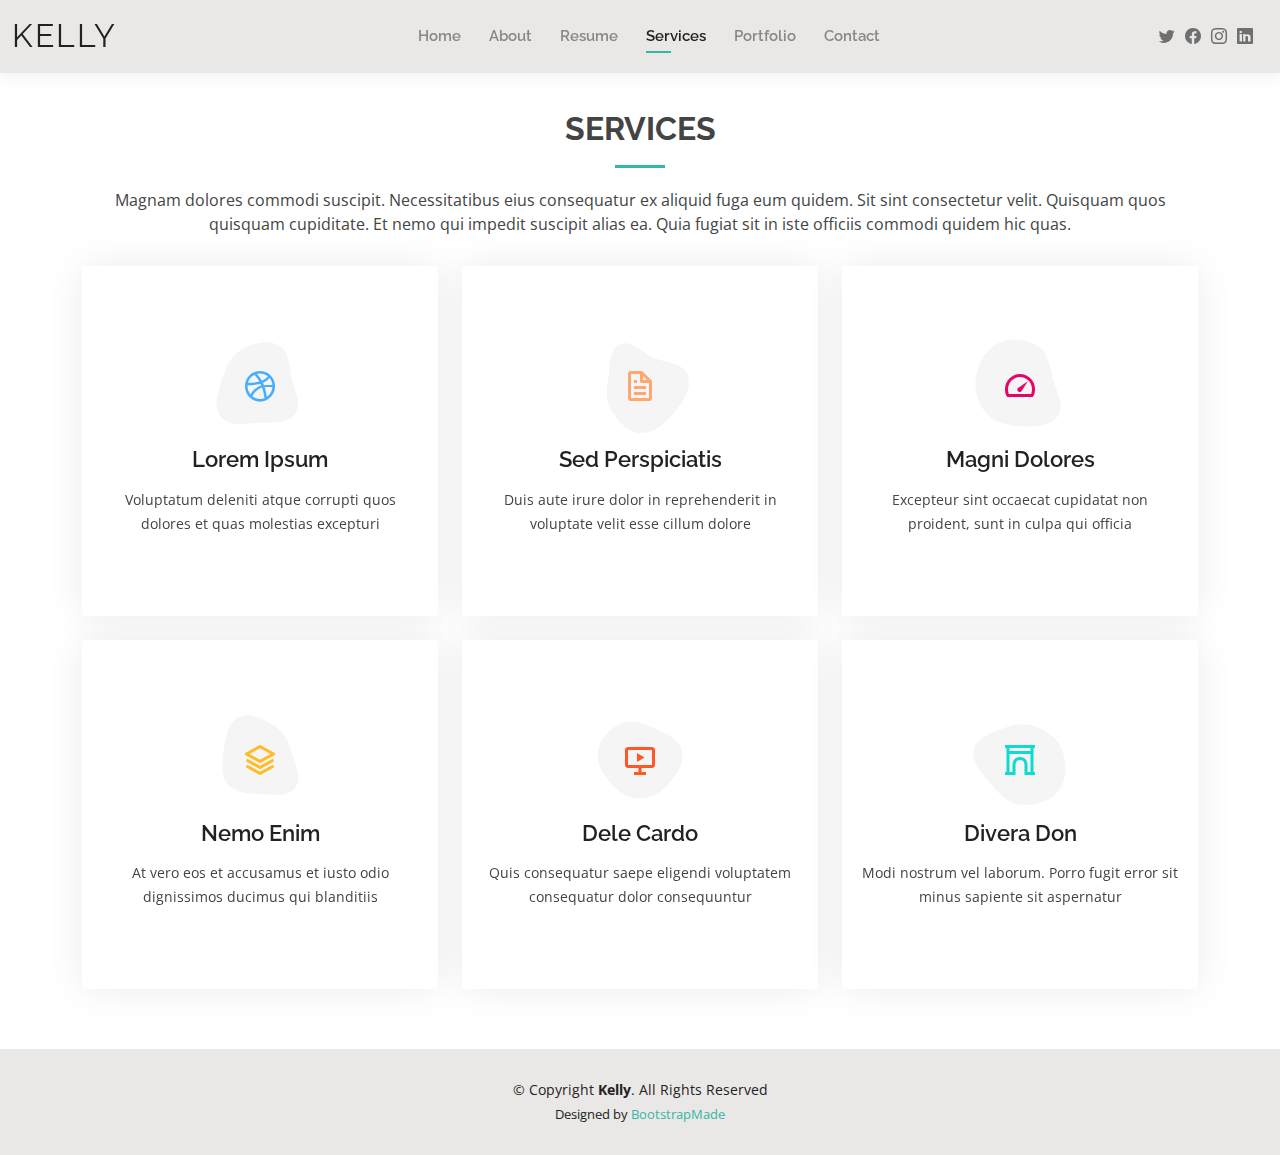
<file: services.html>
<!DOCTYPE html>
<html lang="en">

<head>
  <meta charset="utf-8">
  <meta content="width=device-width, initial-scale=1.0" name="viewport">

  <title>Services - Kelly Bootstrap Template</title>
  <meta content="" name="description">
  <meta content="" name="keywords">

  <!-- Favicons -->
  <link href="assets/img/favicon.png" rel="icon">
  <link href="assets/img/apple-touch-icon.png" rel="apple-touch-icon">

  <!-- Google Fonts -->
  <link href="https://fonts.googleapis.com/css?family=Open+Sans:300,300i,400,400i,600,600i,700,700i|Raleway:300,300i,400,400i,500,500i,600,600i,700,700i|Poppins:300,300i,400,400i,500,500i,600,600i,700,700i" rel="stylesheet">

  <!-- Vendor CSS Files -->
  <link href="assets/vendor/aos/aos.css" rel="stylesheet">
  <link href="assets/vendor/bootstrap/css/bootstrap.min.css" rel="stylesheet">
  <link href="assets/vendor/bootstrap-icons/bootstrap-icons.css" rel="stylesheet">
  <link href="assets/vendor/boxicons/css/boxicons.min.css" rel="stylesheet">
  <link href="assets/vendor/glightbox/css/glightbox.min.css" rel="stylesheet">
  <link href="assets/vendor/swiper/swiper-bundle.min.css" rel="stylesheet">

  <!-- Template Main CSS File -->
  <link href="assets/css/style.css" rel="stylesheet">

  <!-- =======================================================
  * Template Name: Kelly
  * Updated: Jan 29 2024 with Bootstrap v5.3.2
  * Template URL: https://bootstrapmade.com/kelly-free-bootstrap-cv-resume-html-template/
  * Author: BootstrapMade.com
  * License: https://bootstrapmade.com/license/
  ======================================================== -->
</head>

<body>

  <!-- ======= Header ======= -->
  <header id="header" class="fixed-top">
    <div class="container-fluid d-flex justify-content-between align-items-center">

      <h1 class="logo me-auto me-lg-0"><a href="index.html">Kelly</a></h1>
      <!-- Uncomment below if you prefer to use an image logo -->
      <!-- <a href="index.html" class="logo"><img src="assets/img/logo.png" alt="" class="img-fluid"></a>-->

      <nav id="navbar" class="navbar order-last order-lg-0">
        <ul>
          <li><a href="index.html">Home</a></li>
          <li><a href="about.html">About</a></li>
          <li><a href="resume.html">Resume</a></li>
          <li><a class="active" href="services.html">Services</a></li>
          <li><a href="portfolio.html">Portfolio</a></li>
          <li><a href="contact.html">Contact</a></li>
        </ul>
        <i class="bi bi-list mobile-nav-toggle"></i>
      </nav><!-- .navbar -->

      <div class="header-social-links">
        <a href="#" class="twitter"><i class="bi bi-twitter"></i></a>
        <a href="#" class="facebook"><i class="bi bi-facebook"></i></a>
        <a href="#" class="instagram"><i class="bi bi-instagram"></i></a>
        <a href="#" class="linkedin"><i class="bi bi-linkedin"></i></i></a>
      </div>

    </div>

  </header><!-- End Header -->

  <main id="main">

    <!-- ======= Services Section ======= -->
    <section id="services" class="services">
      <div class="container" data-aos="fade-up">

        <div class="section-title">
          <h2>Services</h2>
          <p>Magnam dolores commodi suscipit. Necessitatibus eius consequatur ex aliquid fuga eum quidem. Sit sint consectetur velit. Quisquam quos quisquam cupiditate. Et nemo qui impedit suscipit alias ea. Quia fugiat sit in iste officiis commodi quidem hic quas.</p>
        </div>

        <div class="row">
          <div class="col-lg-4 col-md-6 d-flex align-items-stretch" data-aos="zoom-in" data-aos-delay="100">
            <div class="icon-box iconbox-blue">
              <div class="icon">
                <svg width="100" height="100" viewBox="0 0 600 600" xmlns="http://www.w3.org/2000/svg">
                  <path stroke="none" stroke-width="0" fill="#f5f5f5" d="M300,521.0016835830174C376.1290562159157,517.8887921683347,466.0731472004068,529.7835943286574,510.70327084640275,468.03025145048787C554.3714126377745,407.6079735673963,508.03601936045806,328.9844924480964,491.2728898941984,256.3432110539036C474.5976632858925,184.082847569629,479.9380746630129,96.60480741107993,416.23090153303,58.64404602377083C348.86323505073057,18.502131276798302,261.93793281208167,40.57373210992963,193.5410806939664,78.93577620505333C130.42746243093433,114.334589627462,98.30271207620316,179.96522072025542,76.75703585869454,249.04625023123273C51.97151888228291,328.5150500222984,13.704378332031375,421.85034740162234,66.52175969318436,486.19268352777647C119.04800174914682,550.1803526380478,217.28368757567262,524.383925680826,300,521.0016835830174"></path>
                </svg>
                <i class="bx bxl-dribbble"></i>
              </div>
              <h4><a href="">Lorem Ipsum</a></h4>
              <p>Voluptatum deleniti atque corrupti quos dolores et quas molestias excepturi</p>
            </div>
          </div>

          <div class="col-lg-4 col-md-6 d-flex align-items-stretch mt-4 mt-md-0" data-aos="zoom-in" data-aos-delay="200">
            <div class="icon-box iconbox-orange ">
              <div class="icon">
                <svg width="100" height="100" viewBox="0 0 600 600" xmlns="http://www.w3.org/2000/svg">
                  <path stroke="none" stroke-width="0" fill="#f5f5f5" d="M300,582.0697525312426C382.5290701553225,586.8405444964366,449.9789794690241,525.3245884688669,502.5850820975895,461.55621195738473C556.606425686781,396.0723002908107,615.8543463187945,314.28637112970534,586.6730223649479,234.56875336149918C558.9533121215079,158.8439757836574,454.9685369536778,164.00468322053177,381.49747125262974,130.76875717737553C312.15926192815925,99.40240125094834,248.97055460311594,18.661163978235184,179.8680185752513,50.54337015887873C110.5421016452524,82.52863877960104,119.82277516462835,180.83849132639028,109.12597500060166,256.43424936330496C100.08760227029461,320.3096726198365,92.17705696193138,384.0621239912766,124.79988738764834,439.7174275375508C164.83382741302287,508.01625554203684,220.96474134820875,577.5009287672846,300,582.0697525312426"></path>
                </svg>
                <i class="bx bx-file"></i>
              </div>
              <h4><a href="">Sed Perspiciatis</a></h4>
              <p>Duis aute irure dolor in reprehenderit in voluptate velit esse cillum dolore</p>
            </div>
          </div>

          <div class="col-lg-4 col-md-6 d-flex align-items-stretch mt-4 mt-lg-0" data-aos="zoom-in" data-aos-delay="300">
            <div class="icon-box iconbox-pink">
              <div class="icon">
                <svg width="100" height="100" viewBox="0 0 600 600" xmlns="http://www.w3.org/2000/svg">
                  <path stroke="none" stroke-width="0" fill="#f5f5f5" d="M300,541.5067337569781C382.14930387511276,545.0595476570109,479.8736841581634,548.3450877840088,526.4010558755058,480.5488172755941C571.5218469581645,414.80211281144784,517.5187510058486,332.0715597781072,496.52539010469104,255.14436215662573C477.37192572678356,184.95920475031193,473.57363656557914,105.61284051026155,413.0603344069578,65.22779650032875C343.27470386102294,18.654635553484475,251.2091493199835,5.337323636656869,175.0934190732945,40.62881213300186C97.87086631185822,76.43348514350839,51.98124368387456,156.15599469081315,36.44837278890362,239.84606092416172C21.716077023791087,319.22268207091537,43.775223500013084,401.1760424656574,96.891909868211,461.97329694683043C147.22146801428983,519.5804099606455,223.5754009179313,538.201503339737,300,541.5067337569781"></path>
                </svg>
                <i class="bx bx-tachometer"></i>
              </div>
              <h4><a href="">Magni Dolores</a></h4>
              <p>Excepteur sint occaecat cupidatat non proident, sunt in culpa qui officia</p>
            </div>
          </div>

          <div class="col-lg-4 col-md-6 d-flex align-items-stretch mt-4" data-aos="zoom-in" data-aos-delay="100">
            <div class="icon-box iconbox-yellow">
              <div class="icon">
                <svg width="100" height="100" viewBox="0 0 600 600" xmlns="http://www.w3.org/2000/svg">
                  <path stroke="none" stroke-width="0" fill="#f5f5f5" d="M300,503.46388370962813C374.79870501325706,506.71871716319447,464.8034551963731,527.1746412648533,510.4981551193396,467.86667711651364C555.9287308511215,408.9015244558933,512.6030010748507,327.5744911775523,490.211057578863,256.5855673507754C471.097692560561,195.9906835881958,447.69079081568157,138.11976852964426,395.19560036434837,102.3242989838813C329.3053358748298,57.3949838291264,248.02791733380457,8.279543830951368,175.87071277845988,42.242879143198664C103.41431057327972,76.34704239035025,93.79494320519305,170.9812938413882,81.28167332365135,250.07896920659033C70.17666984294237,320.27484674793965,64.84698225790005,396.69656628748305,111.28512138212992,450.4950937839243C156.20124167950087,502.5303643271138,231.32542653798444,500.4755392045468,300,503.46388370962813"></path>
                </svg>
                <i class="bx bx-layer"></i>
              </div>
              <h4><a href="">Nemo Enim</a></h4>
              <p>At vero eos et accusamus et iusto odio dignissimos ducimus qui blanditiis</p>
            </div>
          </div>

          <div class="col-lg-4 col-md-6 d-flex align-items-stretch mt-4" data-aos="zoom-in" data-aos-delay="200">
            <div class="icon-box iconbox-red">
              <div class="icon">
                <svg width="100" height="100" viewBox="0 0 600 600" xmlns="http://www.w3.org/2000/svg">
                  <path stroke="none" stroke-width="0" fill="#f5f5f5" d="M300,532.3542879108572C369.38199826031484,532.3153073249985,429.10787420159085,491.63046689027357,474.5244479745417,439.17860296908856C522.8885846962883,383.3225815378663,569.1668002868075,314.3205725914397,550.7432151929288,242.7694973846089C532.6665558377875,172.5657663291529,456.2379748765914,142.6223662098291,390.3689995646985,112.34683881706744C326.66090330228417,83.06452184765237,258.84405631176094,53.51806209861945,193.32584062364296,78.48882559362697C121.61183558270385,105.82097193414197,62.805066853699245,167.19869350419734,48.57481801355237,242.6138429142374C34.843463184063346,315.3850353017275,76.69343916112496,383.4422959591041,125.22947124332185,439.3748458443577C170.7312796277747,491.8107796887764,230.57421082200815,532.3932930995766,300,532.3542879108572"></path>
                </svg>
                <i class="bx bx-slideshow"></i>
              </div>
              <h4><a href="">Dele Cardo</a></h4>
              <p>Quis consequatur saepe eligendi voluptatem consequatur dolor consequuntur</p>
            </div>
          </div>

          <div class="col-lg-4 col-md-6 d-flex align-items-stretch mt-4" data-aos="zoom-in" data-aos-delay="300">
            <div class="icon-box iconbox-teal">
              <div class="icon">
                <svg width="100" height="100" viewBox="0 0 600 600" xmlns="http://www.w3.org/2000/svg">
                  <path stroke="none" stroke-width="0" fill="#f5f5f5" d="M300,566.797414625762C385.7384707136149,576.1784315230908,478.7894351017131,552.8928747891023,531.9192734346935,484.94944893311C584.6109503024035,417.5663521118492,582.489472248146,322.67544863468447,553.9536738515405,242.03673114598146C529.1557734026468,171.96086150256528,465.24506316201064,127.66468636344209,395.9583748389544,100.7403814666027C334.2173773831606,76.7482773500951,269.4350130405921,84.62216499799875,207.1952322260088,107.2889140133804C132.92018162631612,134.33871894543012,41.79353780512637,160.00259165414826,22.644507872594943,236.69541883565114C3.319112789854554,314.0945973066697,72.72355303640163,379.243833228382,124.04198916343866,440.3218312028393C172.9286146004772,498.5055451809895,224.45579914871206,558.5317968840102,300,566.797414625762"></path>
                </svg>
                <i class="bx bx-arch"></i>
              </div>
              <h4><a href="">Divera Don</a></h4>
              <p>Modi nostrum vel laborum. Porro fugit error sit minus sapiente sit aspernatur</p>
            </div>
          </div>

        </div>

      </div>
    </section><!-- End Services Section -->

  </main><!-- End #main -->

  <!-- ======= Footer ======= -->
  <footer id="footer">
    <div class="container">
      <div class="copyright">
        &copy; Copyright <strong><span>Kelly</span></strong>. All Rights Reserved
      </div>
      <div class="credits">
        <!-- All the links in the footer should remain intact. -->
        <!-- You can delete the links only if you purchased the pro version. -->
        <!-- Licensing information: https://bootstrapmade.com/license/ -->
        <!-- Purchase the pro version with working PHP/AJAX contact form: https://bootstrapmade.com/kelly-free-bootstrap-cv-resume-html-template/ -->
        Designed by <a href="https://bootstrapmade.com/">BootstrapMade</a>
      </div>
    </div>
  </footer><!-- End  Footer -->

  <div id="preloader"></div>
  <a href="#" class="back-to-top d-flex align-items-center justify-content-center"><i class="bi bi-arrow-up-short"></i></a>

  <!-- Vendor JS Files -->
  <script src="assets/vendor/purecounter/purecounter_vanilla.js"></script>
  <script src="assets/vendor/aos/aos.js"></script>
  <script src="assets/vendor/bootstrap/js/bootstrap.bundle.min.js"></script>
  <script src="assets/vendor/glightbox/js/glightbox.min.js"></script>
  <script src="assets/vendor/isotope-layout/isotope.pkgd.min.js"></script>
  <script src="assets/vendor/swiper/swiper-bundle.min.js"></script>
  <script src="assets/vendor/waypoints/noframework.waypoints.js"></script>
  <script src="assets/vendor/php-email-form/validate.js"></script>

  <!-- Template Main JS File -->
  <script src="assets/js/main.js"></script>

</body>

</html>
</file>
<file: assets/css/style.css>
/**
* Template Name: Kelly
* Updated: Jan 29 2024 with Bootstrap v5.3.2
* Template URL: https://bootstrapmade.com/kelly-free-bootstrap-cv-resume-html-template/
* Author: BootstrapMade.com
* License: https://bootstrapmade.com/license/
*/

/*--------------------------------------------------------------
# General
--------------------------------------------------------------*/
body {
  font-family: "Open Sans", sans-serif;
  color: #444444;
}

a {
  color: #34b7a7;
  text-decoration: none;
}

a:hover {
  color: #51cdbe;
  text-decoration: none;
}

h1,
h2,
h3,
h4,
h5,
h6 {
  font-family: "Raleway", sans-serif;
}

#main {
  margin-top: 50px;
}

@media (max-width: 992px) {
  #main {
    margin-top: 30px;
  }
}

/*--------------------------------------------------------------
# Preloader
--------------------------------------------------------------*/
#preloader {
  position: fixed;
  top: 0;
  left: 0;
  right: 0;
  bottom: 0;
  z-index: 9999;
  overflow: hidden;
  background: #fff;
}

#preloader:before {
  content: "";
  position: fixed;
  top: calc(50% - 30px);
  left: calc(50% - 30px);
  border: 6px solid #34b7a7;
  border-top-color: #dcf5f2;
  border-radius: 50%;
  width: 60px;
  height: 60px;
  animation: animate-preloader 1s linear infinite;
}

@keyframes animate-preloader {
  0% {
    transform: rotate(0deg);
  }

  100% {
    transform: rotate(360deg);
  }
}

/*--------------------------------------------------------------
# Back to top button
--------------------------------------------------------------*/
.back-to-top {
  position: fixed;
  visibility: hidden;
  opacity: 0;
  right: 15px;
  bottom: 15px;
  z-index: 996;
  background: #34b7a7;
  width: 40px;
  height: 40px;
  border-radius: 50px;
  transition: all 0.4s;
}

.back-to-top i {
  font-size: 24px;
  color: #fff;
  line-height: 0;
}

.back-to-top:hover {
  background: #49cbbb;
  color: #fff;
}

.back-to-top.active {
  visibility: visible;
  opacity: 1;
}

/*--------------------------------------------------------------
# Header
--------------------------------------------------------------*/
#header {
  background: #e9e8e6;
  box-shadow: 0px 0px 25px 0 rgba(0, 0, 0, 0.08);
  z-index: 997;
  padding: 15px 0;
}

#header .logo {
  font-size: 32px;
  margin: 0;
  padding: 0;
  line-height: 1;
  font-weight: 400;
  letter-spacing: 2px;
  text-transform: uppercase;
}

#header .logo a {
  color: #222222;
}

#header .logo img {
  max-height: 40px;
}

@media (max-width: 992px) {
  #header .logo {
    font-size: 28px;
  }
}

/*--------------------------------------------------------------
# Header Social Links
--------------------------------------------------------------*/
.header-social-links {
  padding-right: 15px;
}

.header-social-links a {
  color: #6f6f6f;
  padding-left: 6px;
  display: inline-block;
  line-height: 0px;
  transition: 0.3s;
  font-size: 16px;
}

.header-social-links a:hover {
  color: #34b7a7;
}

/*--------------------------------------------------------------
# Navigation Menu
--------------------------------------------------------------*/
/**
* Desktop Navigation 
*/
.navbar {
  padding: 0;
}

.navbar ul {
  margin: 0;
  padding: 0;
  display: flex;
  list-style: none;
  align-items: center;
}

.navbar li {
  position: relative;
  padding: 10px 0 10px 28px;
}

.navbar a,
.navbar a:focus {
  display: flex;
  align-items: center;
  justify-content: space-between;
  font-family: "Raleway", sans-serif;
  font-size: 15px;
  font-weight: 600;
  color: #888888;
  white-space: nowrap;
  transition: 0.3s;
  position: relative;
}

.navbar a i,
.navbar a:focus i {
  font-size: 12px;
  line-height: 0;
  margin-left: 5px;
}

.navbar>ul>li>a:before {
  content: "";
  position: absolute;
  width: 0;
  height: 2px;
  bottom: -5px;
  left: 0;
  background-color: #34b7a7;
  visibility: hidden;
  width: 0px;
  transition: all 0.3s ease-in-out 0s;
}

.navbar a:hover:before,
.navbar li:hover>a:before,
.navbar .active:before {
  visibility: visible;
  width: 25px;
}

.navbar a:hover,
.navbar .active,
.navbar .active:focus,
.navbar li:hover>a {
  color: #222222;
}

.navbar .dropdown ul {
  display: block;
  position: absolute;
  left: 14px;
  top: calc(100% + 30px);
  margin: 0;
  padding: 10px 0;
  z-index: 99;
  opacity: 0;
  visibility: hidden;
  background: #fff;
  box-shadow: 0px 0px 30px rgba(127, 137, 161, 0.25);
  transition: 0.3s;
  border-radius: 4px;
}

.navbar .dropdown ul li {
  min-width: 200px;
  padding: 0;
}

.navbar .dropdown ul a {
  padding: 10px 20px;
  font-size: 15px;
  text-transform: none;
  font-weight: 600;
}

.navbar .dropdown ul a i {
  font-size: 12px;
}

.navbar .dropdown ul a:hover,
.navbar .dropdown ul .active:hover,
.navbar .dropdown ul li:hover>a {
  color: #34b7a7;
}

.navbar .dropdown:hover>ul {
  opacity: 1;
  top: 100%;
  visibility: visible;
}

.navbar .dropdown .dropdown ul {
  top: 0;
  left: calc(100% - 30px);
  visibility: hidden;
}

.navbar .dropdown .dropdown:hover>ul {
  opacity: 1;
  top: 0;
  left: 100%;
  visibility: visible;
}

@media (max-width: 1366px) {
  .navbar .dropdown .dropdown ul {
    left: -90%;
  }

  .navbar .dropdown .dropdown:hover>ul {
    left: -100%;
  }
}

/**
* Mobile Navigation 
*/
.mobile-nav-toggle {
  color: #222222;
  font-size: 28px;
  cursor: pointer;
  display: none;
  line-height: 0;
  transition: 0.5s;
}

.mobile-nav-toggle.bi-x {
  color: #fff;
}

@media (max-width: 991px) {
  .mobile-nav-toggle {
    display: block;
  }

  .navbar ul {
    display: none;
  }
}

.navbar-mobile {
  position: fixed;
  overflow: hidden;
  top: 0;
  right: 0;
  left: 0;
  bottom: 0;
  background: rgba(9, 9, 9, 0.9);
  transition: 0.3s;
  z-index: 999;
}

.navbar-mobile .mobile-nav-toggle {
  position: absolute;
  top: 15px;
  right: 15px;
}

.navbar-mobile ul {
  display: block;
  position: absolute;
  top: 55px;
  right: 15px;
  bottom: 15px;
  left: 15px;
  padding: 10px 0;
  border-radius: 10px;
  background-color: #fff;
  overflow-y: auto;
  transition: 0.3s;
}

.navbar-mobile a,
.navbar-mobile a:focus {
  font-size: 15px;
  padding-right: 15px;
  color: #222222;
}

.navbar-mobile a:hover,
.navbar-mobile .active,
.navbar-mobile li:hover>a {
  color: #34b7a7;
}

.navbar-mobile .getstarted,
.navbar-mobile .getstarted:focus {
  margin: 15px;
}

.navbar-mobile .dropdown ul {
  position: static;
  display: none;
  margin: 10px 20px;
  padding: 10px 0;
  z-index: 99;
  opacity: 1;
  visibility: visible;
  background: #fff;
  box-shadow: 0px 0px 30px rgba(127, 137, 161, 0.25);
}

.navbar-mobile .dropdown ul li {
  min-width: 200px;
}

.navbar-mobile .dropdown ul a {
  padding: 10px 20px;
}

.navbar-mobile .dropdown ul a i {
  font-size: 12px;
}

.navbar-mobile .dropdown ul a:hover,
.navbar-mobile .dropdown ul .active:hover,
.navbar-mobile .dropdown ul li:hover>a {
  color: #34b7a7;
}

.navbar-mobile .dropdown>.dropdown-active {
  display: block;
}

/*--------------------------------------------------------------
# Hero Section
--------------------------------------------------------------*/
#hero {
  width: 100%;
  height: 100vh;
  background: url("../img/wallpaper.png") top right;
  background-size: cover;
}

#hero .container {
  padding-top: 70px;
  position: relative;
}

@media (max-width: 992px) {
  #hero .container {
    padding-top: 58px;
  }
}

#hero h1 {
  margin: 0;
  font-size: 48px;
  font-weight: 700;
  line-height: 56px;
  color: #222222;
}

#hero h2 {
  color: #000000;
  margin: 10px 0 0 0;
  font-size: 22px;
}

#hero .btn-about {
  font-family: "Raleway", sans-serif;
  text-transform: uppercase;
  font-weight: 600;
  font-size: 12px;
  letter-spacing: 1px;
  display: inline-block;
  padding: 12px 40px;
  border-radius: 50px;
  transition: 0.5s;
  margin-top: 30px;
  color: #fff;
  background: #34b7a7;
}

#hero .btn-about:hover {
  background: #3dc8b7;
}

@media (min-width: 1024px) {
  #hero {
    background-attachment: fixed;
  }
}

@media (max-width: 992px) {
  #hero:before {
    content: "";
    background: rgba(255, 255, 255, 0.8);
    position: absolute;
    bottom: 0;
    top: 0;
    left: 0;
    right: 0;
  }

  #hero h1 {
    font-size: 28px;
    line-height: 36px;
  }

  #hero h2 {
    font-size: 18px;
    line-height: 24px;
  }
}

/*--------------------------------------------------------------
# Sections General
--------------------------------------------------------------*/
section {
  padding: 60px 0;
}

.section-bg {
  background-color: #e7f8f6;
}

.section-title {
  text-align: center;
  padding-bottom: 30px;
}

.section-title h2 {
  font-size: 32px;
  font-weight: bold;
  text-transform: uppercase;
  margin-bottom: 20px;
  padding-bottom: 20px;
  position: relative;
}

.section-title h2::after {
  content: "";
  position: absolute;
  display: block;
  width: 50px;
  height: 3px;
  background: #34b7a7;
  bottom: 0;
  left: calc(50% - 25px);
}

.section-title p {
  margin-bottom: 0;
}

/*--------------------------------------------------------------
# Cta
--------------------------------------------------------------*/
.cta {
  background: linear-gradient(rgba(0, 0, 0, 0.6), rgba(0, 0, 0, 0.6)), url("../img/bg-1.jpg") fixed center center;
  background-size: cover;
  padding: 80px 0;
}

.cta h3 {
  color: #fff;
  font-size: 28px;
  font-weight: 700;
}

.cta p {
  color: #fff;
}

.cta .cta-btn {
  font-family: "Raleway", sans-serif;
  text-transform: uppercase;
  font-weight: 500;
  font-size: 16px;
  letter-spacing: 1px;
  display: inline-block;
  padding: 8px 20px;
  border-radius: 2px;
  transition: 0.5s;
  margin: 10px;
  border: 2px solid #fff;
  color: #fff;
}

.cta .cta-btn:hover {
  background: #34b7a7;
  border: 2px solid #34b7a7;
}

@media (max-width: 1024px) {
  .cta {
    background-attachment: scroll;
  }
}

@media (min-width: 769px) {
  .cta .cta-btn-container {
    display: flex;
    align-items: center;
    justify-content: flex-end;
  }
}

/*--------------------------------------------------------------
# About
--------------------------------------------------------------*/
.about .content h3 {
  font-weight: 700;
  font-size: 26px;
  color: #555555;
}

.about .content ul {
  list-style: none;
  padding: 0;
}

.about .content ul li {
  padding-bottom: 10px;
}

.about .content ul i {
  font-size: 20px;
  padding-right: 2px;
  color: #34b7a7;
}

.about .content p:last-child {
  margin-bottom: 0;
}

/*--------------------------------------------------------------
# Skills
--------------------------------------------------------------*/
.skills .progress {
  height: 60px;
  display: block;
  background: none;
  border-radius: 0;
}

.skills .progress .skill {
  padding: 10px 0;
  margin: 0 0 6px 0;
  text-transform: uppercase;
  display: block;
  font-weight: 600;
  font-family: "Poppins", sans-serif;
  color: #222222;
}

.skills .progress .skill .val {
  float: right;
  font-style: normal;
}

.skills .progress-bar-wrap {
  background: #f3f3f3;
}

.skills .progress-bar {
  width: 1px;
  height: 10px;
  transition: 0.9s;
  background-color: #34b7a7;
}

/*--------------------------------------------------------------
# Facts
--------------------------------------------------------------*/
.facts .counters span {
  font-size: 48px;
  display: block;
  color: #34b7a7;
}

.facts .counters p {
  padding: 0;
  margin: 0 0 20px 0;
  font-family: "Raleway", sans-serif;
  font-size: 14px;
}

/*--------------------------------------------------------------
# Testimonials
--------------------------------------------------------------*/
.testimonials .section-header {
  margin-bottom: 40px;
}

.testimonials .testimonials-carousel,
.testimonials .testimonials-slider {
  overflow: hidden;
}

.testimonials .testimonial-item {
  text-align: center;
}

.testimonials .testimonial-item .testimonial-img {
  width: 120px;
  border-radius: 50%;
  border: 4px solid #fff;
  margin: 0 auto;
}

.testimonials .testimonial-item h3 {
  font-size: 20px;
  font-weight: bold;
  margin: 10px 0 5px 0;
  color: #111;
}

.testimonials .testimonial-item h4 {
  font-size: 14px;
  color: #999;
  margin: 0 0 15px 0;
}

.testimonials .testimonial-item .quote-icon-left,
.testimonials .testimonial-item .quote-icon-right {
  color: #c8efea;
  font-size: 26px;
}

.testimonials .testimonial-item .quote-icon-left {
  display: inline-block;
  left: -5px;
  position: relative;
}

.testimonials .testimonial-item .quote-icon-right {
  display: inline-block;
  right: -5px;
  position: relative;
  top: 10px;
}

.testimonials .testimonial-item p {
  font-style: italic;
  margin: 0 auto 15px auto;
}

@media (min-width: 992px) {
  .testimonials .testimonial-item p {
    width: 80%;
  }
}

.testimonials .swiper-pagination {
  margin-top: 20px;
  position: relative;
}

.testimonials .swiper-pagination .swiper-pagination-bullet {
  width: 12px;
  height: 12px;
  background-color: #fff;
  opacity: 1;
  border: 1px solid #34b7a7;
}

.testimonials .swiper-pagination .swiper-pagination-bullet-active {
  background-color: #34b7a7;
}

/*--------------------------------------------------------------
# Resume
--------------------------------------------------------------*/
.resume .resume-title {
  font-size: 26px;
  font-weight: 400;
  margin-top: 20px;
  margin-bottom: 20px;
  color: #222222;
}

.resume .resume-item {
  padding: 0 0 20px 20px;
  margin-top: -2px;
  border-left: 2px solid #34b7a7;
  position: relative;
}

.resume .resume-item h4 {
  line-height: 18px;
  font-size: 18px;
  font-weight: 600;
  font-family: "Poppins", sans-serif;
  color: #1d685f;
  margin-bottom: 10px;
}

.resume .resume-item h5 {
  font-size: 16px;
  background: #effbf9;
  padding: 5px 15px;
  display: inline-block;
  font-weight: 600;
  margin-bottom: 10px;
  color: #34b7a7;
}

.resume .resume-item ul {
  padding-left: 20px;
}

.resume .resume-item ul li {
  padding-bottom: 10px;
}

.resume .resume-item:last-child {
  padding-bottom: 0;
}

.resume .resume-item::before {
  content: "";
  position: absolute;
  width: 16px;
  height: 16px;
  border-radius: 50px;
  left: -9px;
  top: 0;
  background: #fff;
  border: 2px solid #34b7a7;
}

/*--------------------------------------------------------------
# Services
--------------------------------------------------------------*/
.services .icon-box {
  text-align: center;
  padding: 70px 20px 80px 20px;
  transition: all ease-in-out 0.3s;
  background: #fff;
  box-shadow: 0px 0 35px 0 rgba(0, 0, 0, 0.08);
}

.services .icon-box .icon {
  margin: 0 auto;
  width: 100px;
  height: 100px;
  display: flex;
  align-items: center;
  justify-content: center;
  transition: ease-in-out 0.3s;
  position: relative;
}

.services .icon-box .icon i {
  font-size: 36px;
  transition: 0.5s;
  position: relative;
}

.services .icon-box .icon svg {
  position: absolute;
  top: 0;
  left: 0;
}

.services .icon-box .icon svg path {
  transition: 0.5s;
  fill: #f5f5f5;
}

.services .icon-box h4 {
  font-weight: 600;
  margin: 10px 0 15px 0;
  font-size: 22px;
}

.services .icon-box h4 a {
  color: #222222;
  transition: ease-in-out 0.3s;
}

.services .icon-box p {
  line-height: 24px;
  font-size: 14px;
  margin-bottom: 0;
}

.services .iconbox-blue i {
  color: #47aeff;
}

.services .iconbox-blue:hover .icon i {
  color: #fff;
}

.services .iconbox-blue:hover .icon path {
  fill: #47aeff;
}

.services .iconbox-orange i {
  color: #ffa76e;
}

.services .iconbox-orange:hover .icon i {
  color: #fff;
}

.services .iconbox-orange:hover .icon path {
  fill: #ffa76e;
}

.services .iconbox-pink i {
  color: #e80368;
}

.services .iconbox-pink:hover .icon i {
  color: #fff;
}

.services .iconbox-pink:hover .icon path {
  fill: #e80368;
}

.services .iconbox-yellow i {
  color: #ffbb2c;
}

.services .iconbox-yellow:hover .icon i {
  color: #fff;
}

.services .iconbox-yellow:hover .icon path {
  fill: #ffbb2c;
}

.services .iconbox-red i {
  color: #ff5828;
}

.services .iconbox-red:hover .icon i {
  color: #fff;
}

.services .iconbox-red:hover .icon path {
  fill: #ff5828;
}

.services .iconbox-teal i {
  color: #11dbcf;
}

.services .iconbox-teal:hover .icon i {
  color: #fff;
}

.services .iconbox-teal:hover .icon path {
  fill: #11dbcf;
}

/*--------------------------------------------------------------
# Portfolio
--------------------------------------------------------------*/
.portfolio .portfolio-item {
  margin-bottom: 30px;
}

.portfolio #portfolio-flters {
  padding: 0;
  margin: 0 auto 20px auto;
  list-style: none;
  text-align: center;
}

.portfolio #portfolio-flters li {
  cursor: pointer;
  display: inline-block;
  padding: 8px 16px 10px 16px;
  font-size: 13px;
  font-weight: 500;
  line-height: 1;
  text-transform: uppercase;
  color: #444444;
  margin-bottom: 5px;
  transition: all 0.3s ease-in-out;
  border-radius: 50px;
}

.portfolio #portfolio-flters li:hover,
.portfolio #portfolio-flters li.filter-active {
  color: #fff;
  background: #34b7a7;
}

.portfolio #portfolio-flters li:last-child {
  margin-right: 0;
}

.portfolio .portfolio-wrap {
  transition: 0.3s;
  position: relative;
  overflow: hidden;
  z-index: 1;
  background: rgba(34, 34, 34, 0.6);
}

.portfolio .portfolio-wrap::before {
  content: "";
  background: rgba(34, 34, 34, 0.6);
  position: absolute;
  left: 0;
  right: 0;
  top: 0;
  bottom: 0;
  transition: all ease-in-out 0.3s;
  z-index: 2;
  opacity: 0;
}

.portfolio .portfolio-wrap img {
  transition: all ease-in-out 0.3s;
}

.portfolio .portfolio-wrap .portfolio-info {
  opacity: 0;
  position: absolute;
  top: 0;
  left: 0;
  right: 0;
  bottom: 0;
  z-index: 3;
  transition: all ease-in-out 0.3s;
  display: flex;
  flex-direction: column;
  justify-content: flex-end;
  align-items: flex-start;
  padding: 20px;
}

.portfolio .portfolio-wrap .portfolio-info h4 {
  font-size: 20px;
  color: #fff;
  font-weight: 600;
}

.portfolio .portfolio-wrap .portfolio-info p {
  color: rgba(255, 255, 255, 0.7);
  font-size: 14px;
  text-transform: uppercase;
  padding: 0;
  margin: 0;
  font-style: italic;
}

.portfolio .portfolio-wrap .portfolio-links {
  text-align: center;
  z-index: 4;
}

.portfolio .portfolio-wrap .portfolio-links a {
  color: #fff;
  margin: 0 5px 0 0;
  font-size: 28px;
  display: inline-block;
  transition: 0.3s;
}

.portfolio .portfolio-wrap .portfolio-links a:hover {
  color: #78d9cd;
}

.portfolio .portfolio-wrap:hover::before {
  opacity: 1;
}

.portfolio .portfolio-wrap:hover img {
  transform: scale(1.2);
}

.portfolio .portfolio-wrap:hover .portfolio-info {
  opacity: 1;
}

/*--------------------------------------------------------------
# Portfolio Details
--------------------------------------------------------------*/
.portfolio-details {
  padding-top: 0;
}

.portfolio-details .portfolio-details-slider img {
  width: 100%;
}

.portfolio-details .portfolio-details-slider .swiper-pagination {
  margin-top: 20px;
  position: relative;
}

.portfolio-details .portfolio-details-slider .swiper-pagination .swiper-pagination-bullet {
  width: 12px;
  height: 12px;
  background-color: #fff;
  opacity: 1;
  border: 1px solid #34b7a7;
}

.portfolio-details .portfolio-details-slider .swiper-pagination .swiper-pagination-bullet-active {
  background-color: #34b7a7;
}

.portfolio-details .portfolio-info {
  padding: 30px;
  box-shadow: 0px 0 30px rgba(34, 34, 34, 0.08);
}

.portfolio-details .portfolio-info h3 {
  font-size: 22px;
  font-weight: 700;
  margin-bottom: 20px;
  padding-bottom: 20px;
  border-bottom: 1px solid #eee;
}

.portfolio-details .portfolio-info ul {
  list-style: none;
  padding: 0;
  font-size: 15px;
}

.portfolio-details .portfolio-info ul li+li {
  margin-top: 10px;
}

.portfolio-details .portfolio-description {
  padding-top: 30px;
}

.portfolio-details .portfolio-description h2 {
  font-size: 26px;
  font-weight: 700;
  margin-bottom: 20px;
}

.portfolio-details .portfolio-description p {
  padding: 0;
}

/*--------------------------------------------------------------
# Contact
--------------------------------------------------------------*/
.contact .info {
  width: 100%;
  background: #fff;
}

.contact .info i {
  font-size: 20px;
  color: #34b7a7;
  float: left;
  width: 44px;
  height: 44px;
  background: #effbf9;
  display: flex;
  justify-content: center;
  align-items: center;
  border-radius: 50px;
  transition: all 0.3s ease-in-out;
}

.contact .info h4 {
  padding: 0 0 0 60px;
  font-size: 22px;
  font-weight: 600;
  margin-bottom: 5px;
  color: #222222;
}

.contact .info p {
  padding: 0 0 0 60px;
  margin-bottom: 0;
  font-size: 14px;
  color: #555555;
}

.contact .info .email,
.contact .info .phone {
  margin-top: 40px;
}

.contact .info .email:hover i,
.contact .info .address:hover i,
.contact .info .phone:hover i {
  background: #34b7a7;
  color: #fff;
}

.contact .php-email-form {
  width: 100%;
  background: #fff;
}

.contact .php-email-form .form-group {
  padding-bottom: 8px;
}

.contact .php-email-form .error-message {
  display: none;
  color: #fff;
  background: #ed3c0d;
  text-align: center;
  padding: 15px;
  font-weight: 600;
}

.contact .php-email-form .sent-message {
  display: none;
  color: #fff;
  background: #18d26e;
  text-align: center;
  padding: 15px;
  font-weight: 600;
}

.contact .php-email-form .loading {
  display: none;
  background: #fff;
  text-align: center;
  padding: 15px;
}

.contact .php-email-form .loading:before {
  content: "";
  display: inline-block;
  border-radius: 50%;
  width: 24px;
  height: 24px;
  margin: 0 10px -6px 0;
  border: 3px solid #18d26e;
  border-top-color: #eee;
  animation: animate-loading 1s linear infinite;
}

.contact .php-email-form input,
.contact .php-email-form textarea {
  border-radius: 4px;
  box-shadow: none;
  font-size: 14px;
}

.contact .php-email-form input:focus,
.contact .php-email-form textarea:focus {
  border-color: #34b7a7;
}

.contact .php-email-form input {
  height: 44px;
}

.contact .php-email-form textarea {
  padding: 10px 12px;
}

.contact .php-email-form button[type=submit] {
  background: #34b7a7;
  border: 0;
  padding: 10px 30px 12px 30px;
  color: #fff;
  transition: 0.4s;
  border-radius: 50px;
}

.contact .php-email-form button[type=submit]:hover {
  background: #3dc8b7;
}

@keyframes animate-loading {
  0% {
    transform: rotate(0deg);
  }

  100% {
    transform: rotate(360deg);
  }
}

/*--------------------------------------------------------------
# Footer
--------------------------------------------------------------*/
#footer {
  background: #e9e8e6;
  padding: 30px 0;
  color: #222222;
  font-size: 14px;
  text-align: center;
}

#footer .credits {
  padding-top: 5px;
  font-size: 13px;
}

#footer .credits a {
  color: #34b7a7;
}
</file>
